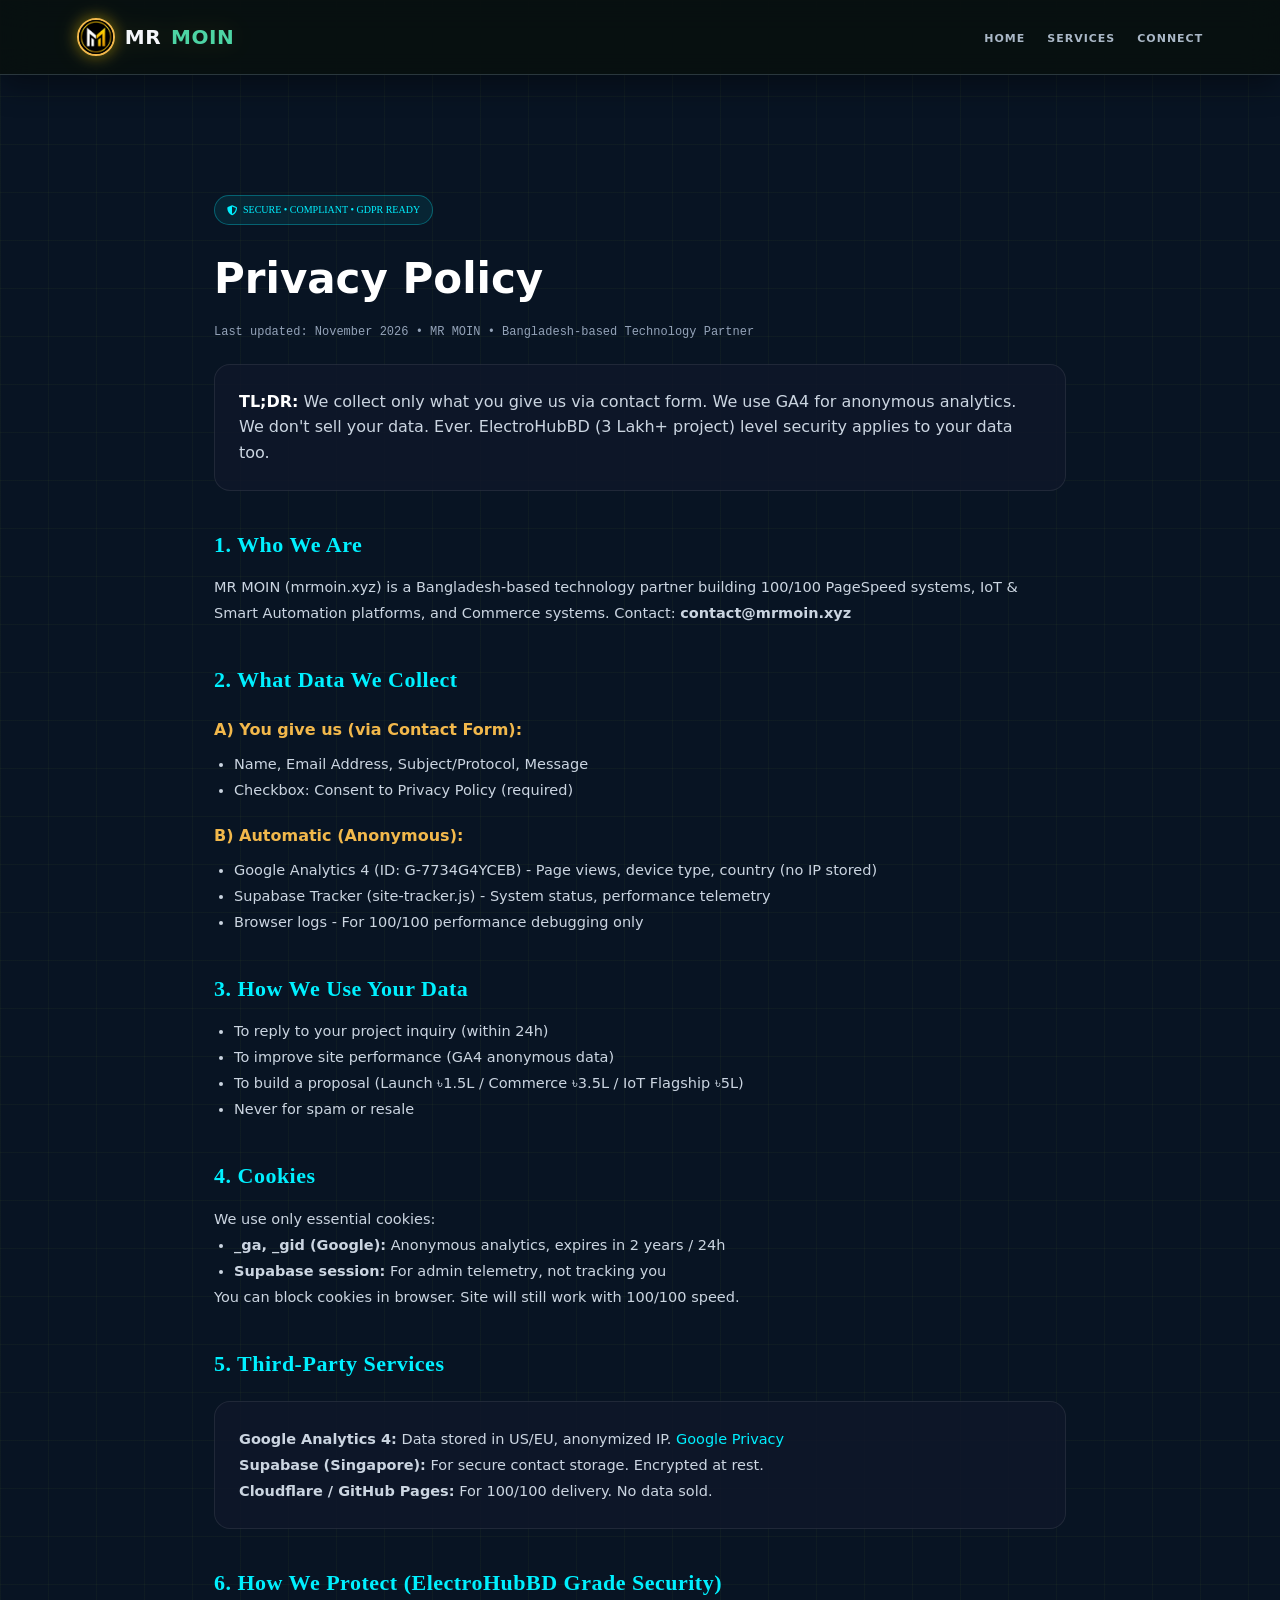
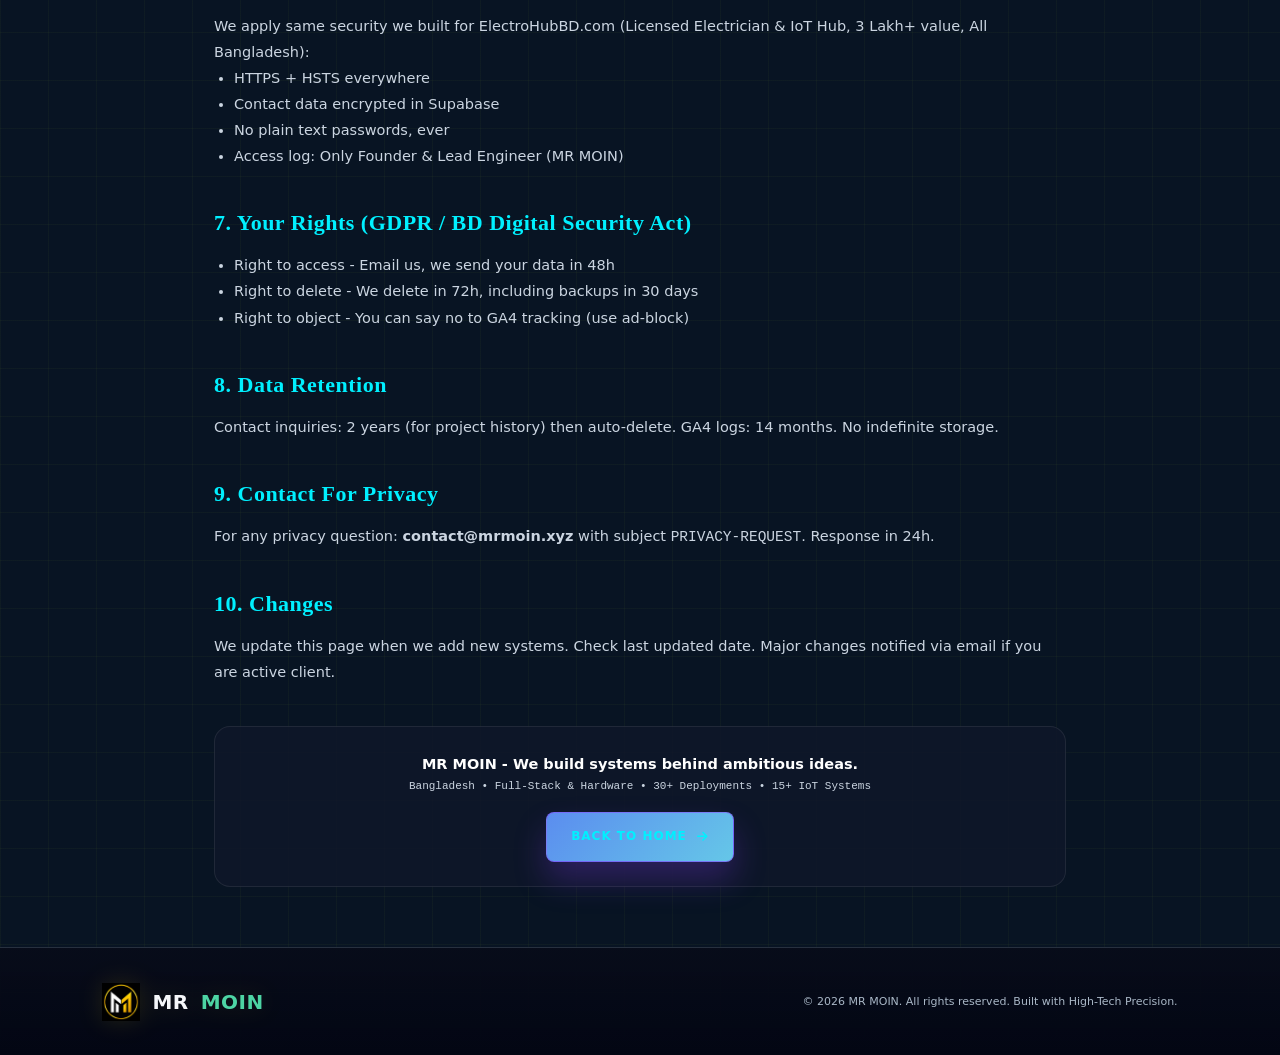
<file: privacy.html>
<!DOCTYPE html>
<html lang="en">
<head>
  <meta charset="UTF-8">
  <meta name="viewport" content="width=device-width, initial-scale=1.0">
  <meta name="description" content="Privacy Policy of MR MOIN - How we collect, use and protect your data. GA4, contact form, Supabase tracker compliance.">
  <title>Privacy Policy | MR MOIN - Bangladesh Technology Partner</title>
  <link rel="stylesheet" href="style.css">
  <link rel="stylesheet" href="https://cdnjs.cloudflare.com/ajax/libs/font-awesome/6.5.2/css/all.min.css">
  <style>
    .legal-page{max-width:900px; margin:120px auto 60px; padding:0 24px; color:#cbd5e1;}
    .legal-page h1{font-size:42px; color:#fff; margin-bottom:10px;}
    .legal-page h2{font-size:22px; color:#00f0ff; margin:36px 0 12px; font-family:'IBM Plex Mono'; letter-spacing:0.5px;}
    .legal-page h3{font-size:16px; color:#f2b84b; margin:20px 0 8px;}
    .legal-badge{display:inline-flex; gap:6px; align-items:center; border:1px solid rgba(0,240,255,0.3); background:rgba(0,240,255,0.08); color:#00f0ff; padding:6px 12px; border-radius:20px; font-size:10px; font-family:'IBM Plex Mono'; margin-bottom:20px;}
    .legal-card{background:rgba(15,23,42,0.8); border:1px solid rgba(255,255,255,0.08); border-radius:16px; padding:24px; margin:20px 0;}
    .legal-page p, .legal-page li{line-height:1.8; font-size:14.5px;}
    .legal-page ul{padding-left:20px;}
    .legal-page a{color:#00f0ff;}
    .mono{font-family:'IBM Plex Mono', monospace;}
  </style>
</head>
<body>
  <nav class="navbar">
    <div class="logo">
      <a href="index.html" style="text-decoration:none; color:inherit; display:flex; align-items:center; gap:10px;">
      <img src="img/x2.webp" alt="MR MOIN Logo" class="nav-logo-img" width="38" height="38"> MR <span>MOIN</span>
      </a>
    </div>
    <ul class="nav-links" id="main-nav">
      <li><a href="index.html#home">HOME</a></li>
      <li><a href="services.html">SERVICES</a></li>
      <li><a href="index.html#contact">CONNECT</a></li>
    </ul>
  </nav>

  <div class="legal-page">
    <span class="legal-badge"><i class="fa-solid fa-shield-halved"></i> SECURE • COMPLIANT • GDPR READY</span>
    <h1>Privacy Policy</h1>
    <p class="mono" style="color:#94a3b8; font-size:12px;">Last updated: November 2026 • MR MOIN • Bangladesh-based Technology Partner</p>

    <div class="legal-card">
      <strong style="color:#fff;">TL;DR:</strong> We collect only what you give us via contact form. We use GA4 for anonymous analytics. We don't sell your data. Ever. ElectroHubBD (3 Lakh+ project) level security applies to your data too.
    </div>

    <h2>1. Who We Are</h2>
    <p>MR MOIN (mrmoin.xyz) is a Bangladesh-based technology partner building 100/100 PageSpeed systems, IoT & Smart Automation platforms, and Commerce systems. Contact: <strong>contact@mrmoin.xyz</strong></p>

    <h2>2. What Data We Collect</h2>
    <h3>A) You give us (via Contact Form):</h3>
    <ul>
      <li>Name, Email Address, Subject/Protocol, Message</li>
      <li>Checkbox: Consent to Privacy Policy (required)</li>
    </ul>
    <h3>B) Automatic (Anonymous):</h3>
    <ul>
      <li>Google Analytics 4 (ID: G-7734G4YCEB) - Page views, device type, country (no IP stored)</li>
      <li>Supabase Tracker (site-tracker.js) - System status, performance telemetry</li>
      <li>Browser logs - For 100/100 performance debugging only</li>
    </ul>

    <h2>3. How We Use Your Data</h2>
    <ul>
      <li>To reply to your project inquiry (within 24h)</li>
      <li>To improve site performance (GA4 anonymous data)</li>
      <li>To build a proposal (Launch ৳1.5L / Commerce ৳3.5L / IoT Flagship ৳5L)</li>
      <li>Never for spam or resale</li>
    </ul>

    <h2>4. Cookies</h2>
    <p>We use only essential cookies:</p>
    <ul>
      <li><strong>_ga, _gid (Google):</strong> Anonymous analytics, expires in 2 years / 24h</li>
      <li><strong>Supabase session:</strong> For admin telemetry, not tracking you</li>
    </ul>
    <p>You can block cookies in browser. Site will still work with 100/100 speed.</p>

    <h2>5. Third-Party Services</h2>
    <div class="legal-card">
      <p><strong>Google Analytics 4:</strong> Data stored in US/EU, anonymized IP. <a href="https://policies.google.com/privacy" target="_blank">Google Privacy</a></p>
      <p><strong>Supabase (Singapore):</strong> For secure contact storage. Encrypted at rest.</p>
      <p><strong>Cloudflare / GitHub Pages:</strong> For 100/100 delivery. No data sold.</p>
    </div>

    <h2>6. How We Protect (ElectroHubBD Grade Security)</h2>
    <p>We apply same security we built for ElectroHubBD.com (Licensed Electrician & IoT Hub, 3 Lakh+ value, All Bangladesh):</p>
    <ul>
      <li>HTTPS + HSTS everywhere</li>
      <li>Contact data encrypted in Supabase</li>
      <li>No plain text passwords, ever</li>
      <li>Access log: Only Founder & Lead Engineer (MR MOIN)</li>
    </ul>

    <h2>7. Your Rights (GDPR / BD Digital Security Act)</h2>
    <ul>
      <li>Right to access - Email us, we send your data in 48h</li>
      <li>Right to delete - We delete in 72h, including backups in 30 days</li>
      <li>Right to object - You can say no to GA4 tracking (use ad-block)</li>
    </ul>

    <h2>8. Data Retention</h2>
    <p>Contact inquiries: 2 years (for project history) then auto-delete. GA4 logs: 14 months. No indefinite storage.</p>

    <h2>9. Contact For Privacy</h2>
    <p>For any privacy question: <strong>contact@mrmoin.xyz</strong> with subject <span class="mono">PRIVACY-REQUEST</span>. Response in 24h.</p>

    <h2>10. Changes</h2>
    <p>We update this page when we add new systems. Check last updated date. Major changes notified via email if you are active client.</p>

    <div class="legal-card" style="margin-top:40px; text-align:center;">
      <p style="color:#fff; font-weight:600;">MR MOIN - We build systems behind ambitious ideas.</p>
      <p class="mono" style="font-size:11px;">Bangladesh • Full-Stack & Hardware • 30+ Deployments • 15+ IoT Systems</p>
      <a href="index.html" class="btn primary-btn" style="margin-top:16px; display:inline-flex;">BACK TO HOME <i class="fa-solid fa-arrow-right"></i></a>
    </div>
  </div>

  <footer>
    <div class="logo"><img src="img/x2.webp" alt="MR MOIN Logo" width="38" height="38"> MR <span>MOIN</span></div>
    <p>© 2026 MR MOIN. All rights reserved. Built with High-Tech Precision.</p>
  </footer>
</body>
</html>
</file>
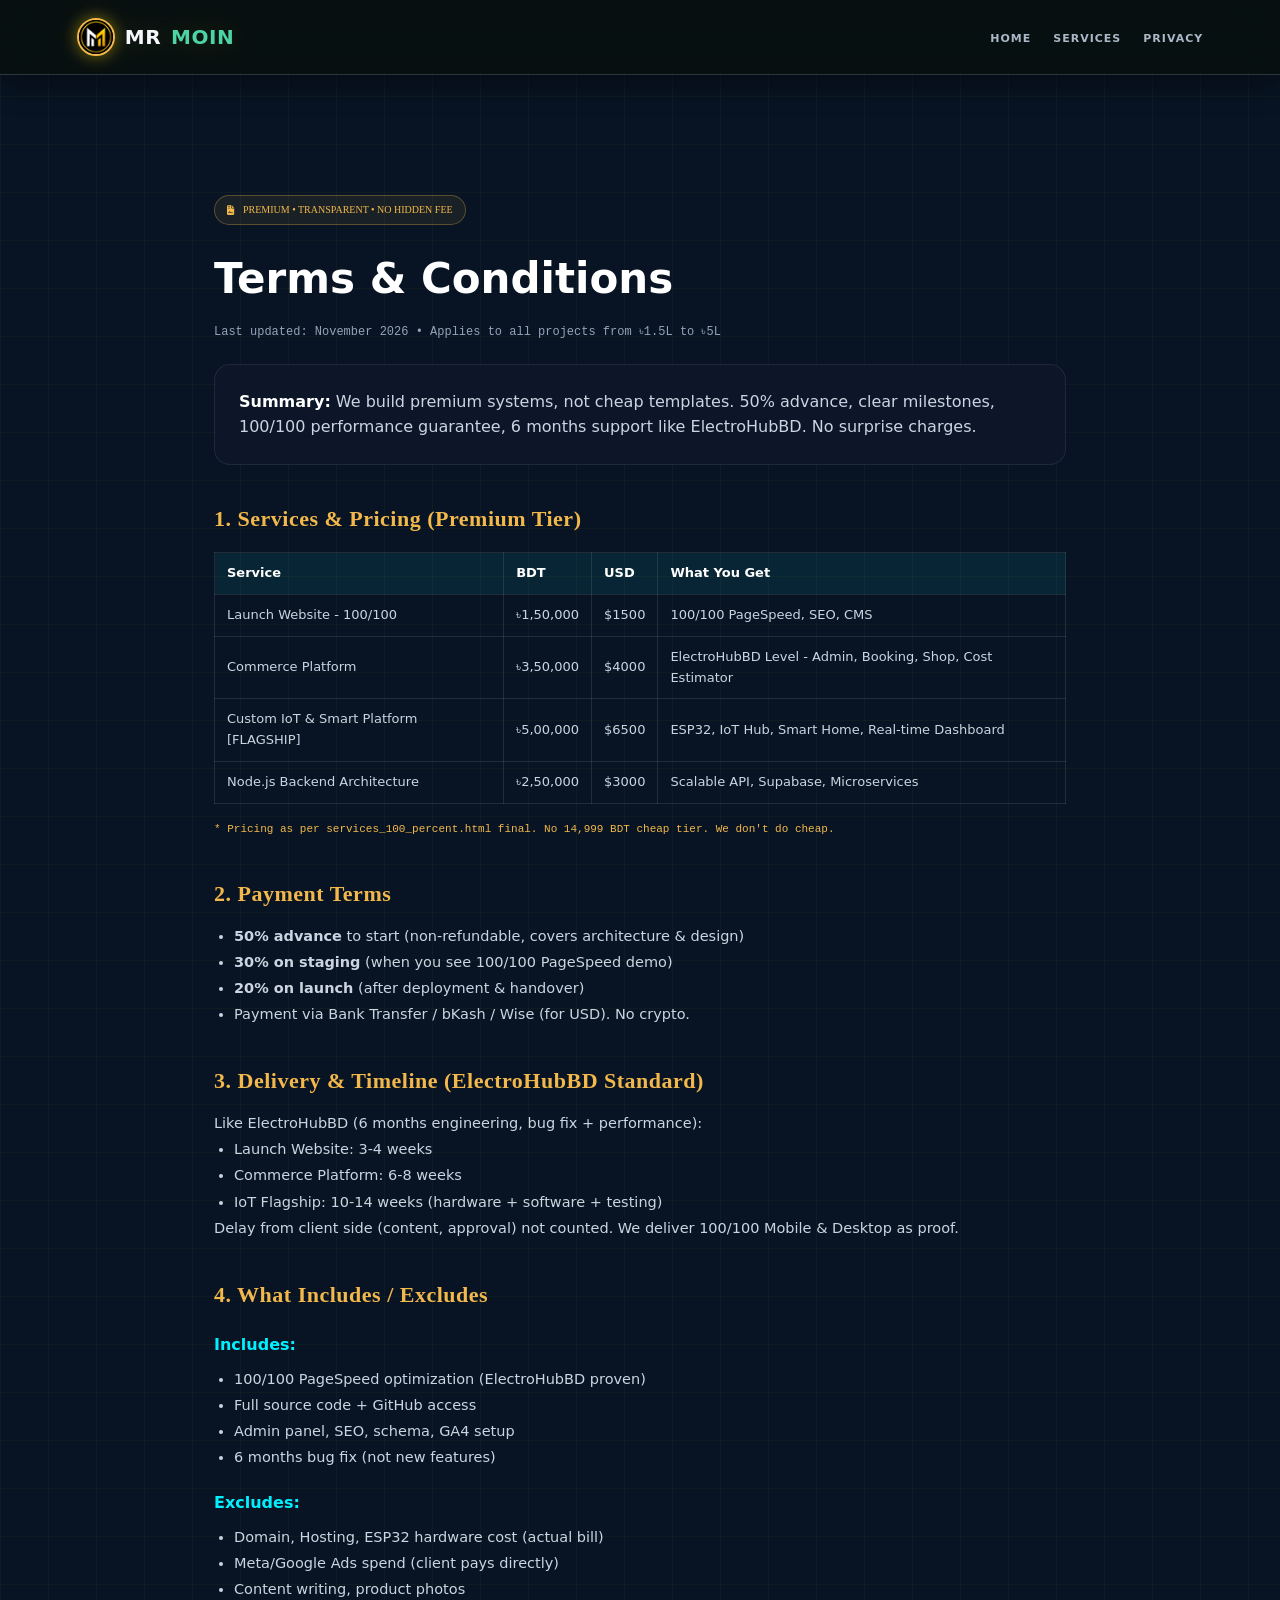
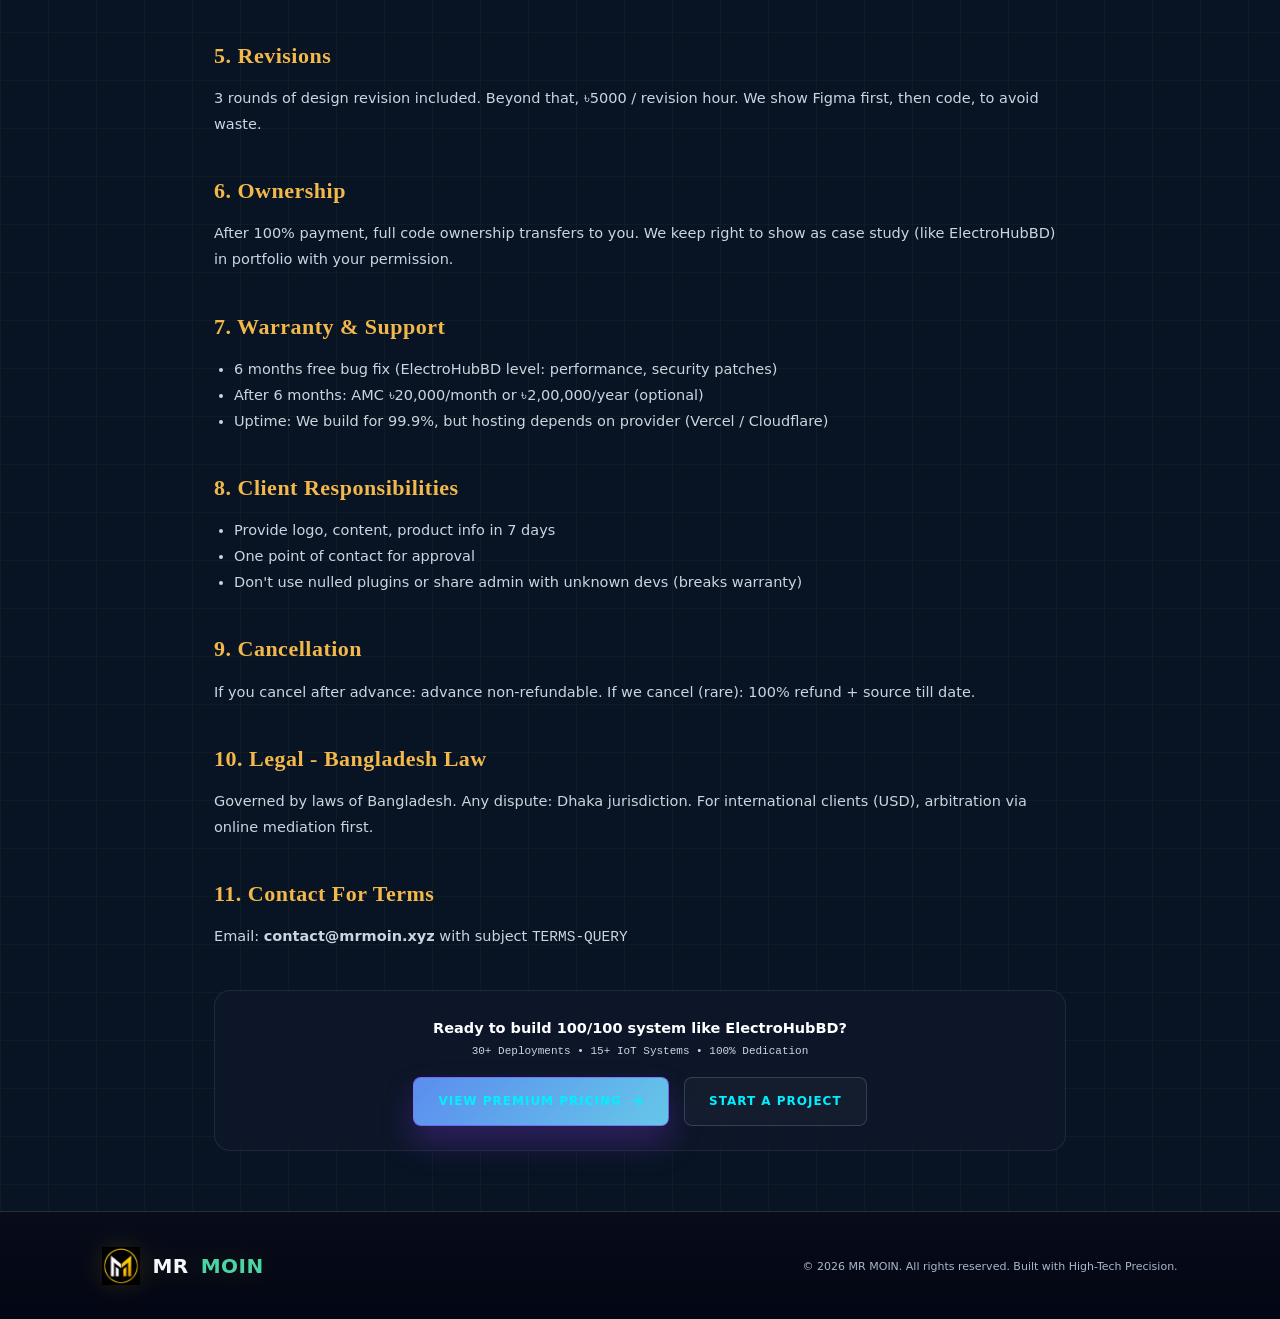
<file: terms.html>
<!DOCTYPE html>
<html lang="en">
<head>
  <meta charset="UTF-8">
  <meta name="viewport" content="width=device-width, initial-scale=1.0">
  <meta name="description" content="Terms & Conditions of MR MOIN - Service terms, pricing, payment, delivery for premium systems.">
  <title>Terms & Conditions | MR MOIN - Premium Systems</title>
  <link rel="stylesheet" href="style.css">
  <link rel="stylesheet" href="https://cdnjs.cloudflare.com/ajax/libs/font-awesome/6.5.2/css/all.min.css">
  <style>
    .legal-page{max-width:900px; margin:120px auto 60px; padding:0 24px; color:#cbd5e1;}
    .legal-page h1{font-size:42px; color:#fff; margin-bottom:10px;}
    .legal-page h2{font-size:22px; color:#f2b84b; margin:36px 0 12px; font-family:'IBM Plex Mono'; letter-spacing:0.5px;}
    .legal-page h3{font-size:16px; color:#00f0ff; margin:20px 0 8px;}
    .legal-badge{display:inline-flex; gap:6px; align-items:center; border:1px solid rgba(242,184,75,0.3); background:rgba(242,184,75,0.08); color:#f2b84b; padding:6px 12px; border-radius:20px; font-size:10px; font-family:'IBM Plex Mono'; margin-bottom:20px;}
    .legal-card{background:rgba(15,23,42,0.8); border:1px solid rgba(255,255,255,0.08); border-radius:16px; padding:24px; margin:20px 0;}
    .legal-page p, .legal-page li{line-height:1.8; font-size:14.5px;}
    .legal-page ul{padding-left:20px;}
    .legal-page a{color:#00f0ff;}
    .mono{font-family:'IBM Plex Mono', monospace;}
    table{width:100%; border-collapse:collapse; margin:16px 0;}
    th,td{border:1px solid rgba(255,255,255,0.1); padding:10px 12px; text-align:left; font-size:13px;}
    th{background:rgba(0,240,255,0.08); color:#fff;}
  </style>
</head>
<body>
  <nav class="navbar">
    <div class="logo">
      <a href="index.html" style="text-decoration:none; color:inherit; display:flex; align-items:center; gap:10px;">
      <img src="img/x2.webp" alt="MR MOIN Logo" class="nav-logo-img" width="38" height="38"> MR <span>MOIN</span>
      </a>
    </div>
    <ul class="nav-links">
      <li><a href="index.html#home">HOME</a></li>
      <li><a href="services.html">SERVICES</a></li>
      <li><a href="privacy.html">PRIVACY</a></li>
    </ul>
  </nav>

  <div class="legal-page">
    <span class="legal-badge"><i class="fa-solid fa-file-contract"></i> PREMIUM • TRANSPARENT • NO HIDDEN FEE</span>
    <h1>Terms & Conditions</h1>
    <p class="mono" style="color:#94a3b8; font-size:12px;">Last updated: November 2026 • Applies to all projects from ৳1.5L to ৳5L</p>

    <div class="legal-card">
      <strong style="color:#fff;">Summary:</strong> We build premium systems, not cheap templates. 50% advance, clear milestones, 100/100 performance guarantee, 6 months support like ElectroHubBD. No surprise charges.
    </div>

    <h2>1. Services & Pricing (Premium Tier)</h2>
    <table>
      <tr><th>Service</th><th>BDT</th><th>USD</th><th>What You Get</th></tr>
      <tr><td>Launch Website - 100/100</td><td>৳1,50,000</td><td>$1500</td><td>100/100 PageSpeed, SEO, CMS</td></tr>
      <tr><td>Commerce Platform</td><td>৳3,50,000</td><td>$4000</td><td>ElectroHubBD Level - Admin, Booking, Shop, Cost Estimator</td></tr>
      <tr><td>Custom IoT & Smart Platform [FLAGSHIP]</td><td>৳5,00,000</td><td>$6500</td><td>ESP32, IoT Hub, Smart Home, Real-time Dashboard</td></tr>
      <tr><td>Node.js Backend Architecture</td><td>৳2,50,000</td><td>$3000</td><td>Scalable API, Supabase, Microservices</td></tr>
    </table>
    <p class="mono" style="font-size:11px; color:#f2b84b;">* Pricing as per services_100_percent.html final. No 14,999 BDT cheap tier. We don't do cheap.</p>

    <h2>2. Payment Terms</h2>
    <ul>
      <li><strong>50% advance</strong> to start (non-refundable, covers architecture & design)</li>
      <li><strong>30% on staging</strong> (when you see 100/100 PageSpeed demo)</li>
      <li><strong>20% on launch</strong> (after deployment & handover)</li>
      <li>Payment via Bank Transfer / bKash / Wise (for USD). No crypto.</li>
    </ul>

    <h2>3. Delivery & Timeline (ElectroHubBD Standard)</h2>
    <p>Like ElectroHubBD (6 months engineering, bug fix + performance):</p>
    <ul>
      <li>Launch Website: 3-4 weeks</li>
      <li>Commerce Platform: 6-8 weeks</li>
      <li>IoT Flagship: 10-14 weeks (hardware + software + testing)</li>
    </ul>
    <p>Delay from client side (content, approval) not counted. We deliver 100/100 Mobile & Desktop as proof.</p>

    <h2>4. What Includes / Excludes</h2>
    <h3>Includes:</h3>
    <ul>
      <li>100/100 PageSpeed optimization (ElectroHubBD proven)</li>
      <li>Full source code + GitHub access</li>
      <li>Admin panel, SEO, schema, GA4 setup</li>
      <li>6 months bug fix (not new features)</li>
    </ul>
    <h3>Excludes:</h3>
    <ul>
      <li>Domain, Hosting, ESP32 hardware cost (actual bill)</li>
      <li>Meta/Google Ads spend (client pays directly)</li>
      <li>Content writing, product photos</li>
    </ul>

    <h2>5. Revisions</h2>
    <p>3 rounds of design revision included. Beyond that, ৳5000 / revision hour. We show Figma first, then code, to avoid waste.</p>

    <h2>6. Ownership</h2>
    <p>After 100% payment, full code ownership transfers to you. We keep right to show as case study (like ElectroHubBD) in portfolio with your permission.</p>

    <h2>7. Warranty & Support</h2>
    <ul>
      <li>6 months free bug fix (ElectroHubBD level: performance, security patches)</li>
      <li>After 6 months: AMC ৳20,000/month or ৳2,00,000/year (optional)</li>
      <li>Uptime: We build for 99.9%, but hosting depends on provider (Vercel / Cloudflare)</li>
    </ul>

    <h2>8. Client Responsibilities</h2>
    <ul>
      <li>Provide logo, content, product info in 7 days</li>
      <li>One point of contact for approval</li>
      <li>Don't use nulled plugins or share admin with unknown devs (breaks warranty)</li>
    </ul>

    <h2>9. Cancellation</h2>
    <p>If you cancel after advance: advance non-refundable. If we cancel (rare): 100% refund + source till date.</p>

    <h2>10. Legal - Bangladesh Law</h2>
    <p>Governed by laws of Bangladesh. Any dispute: Dhaka jurisdiction. For international clients (USD), arbitration via online mediation first.</p>

    <h2>11. Contact For Terms</h2>
    <p>Email: <strong>contact@mrmoin.xyz</strong> with subject <span class="mono">TERMS-QUERY</span></p>

    <div class="legal-card" style="margin-top:40px; text-align:center;">
      <p style="color:#fff; font-weight:600;">Ready to build 100/100 system like ElectroHubBD?</p>
      <p class="mono" style="font-size:11px;">30+ Deployments • 15+ IoT Systems • 100% Dedication</p>
      <a href="services.html" class="btn primary-btn" style="margin-top:16px; display:inline-flex;">VIEW PREMIUM PRICING <i class="fa-solid fa-arrow-right"></i></a>
      <a href="index.html#contact" class="btn outline-btn" style="margin-top:16px; margin-left:10px; display:inline-flex;">START A PROJECT</a>
    </div>
  </div>

  <footer>
    <div class="logo"><img src="img/x2.webp" alt="MR MOIN Logo" width="38" height="38"> MR <span>MOIN</span></div>
    <p>© 2026 MR MOIN. All rights reserved. Built with High-Tech Precision.</p>
  </footer>
</body>
</html>
</file>
<file: style.css>
/* Icons reserve space until Font Awesome (async) loads -> no layout shift */
:where(.fa-solid, .fa-brands, .fa-regular) { display: inline-block; min-width: 1em; }

:root {
    --bg: #081423;
    --bg2: #10253d;
    --card: rgba(16, 35, 58, 0.86);
    --border: rgba(155, 181, 204, 0.24);
    --white: #f5f7fa;
    --text: #aab8c7;
    --purple: #5b8def;
    --blue: #65c7e8;
    --green: #4dd4a4;
    --gold: #f2b84b;
}

* {
    margin: 0;
    padding: 0;
    box-sizing: border-box;
}

html {
    scroll-behavior: smooth;
    scroll-padding-top: 90px;
}

body {
    font-family: "DM Sans", system-ui, -apple-system, "Segoe UI", Roboto, "Helvetica Neue", Arial, sans-serif;
    background-color: var(--bg);
    background-image: linear-gradient(rgba(185, 242, 39, 0.035) 1px, transparent 1px), linear-gradient(90deg, rgba(185, 242, 39, 0.035) 1px, transparent 1px);
    background-size: 48px 48px;
    color: var(--white);
    overflow-x: hidden;
    letter-spacing: 0;
    line-height: 1.6;
    -webkit-font-smoothing: antialiased;
    text-rendering: optimizeLegibility;
}

a {
    color: inherit;
    text-decoration: none;
}

img {
    max-width: 100%;
    display: block;
}

button,
input,
textarea {
    font: inherit;
}

::-webkit-scrollbar { width: 8px; }
::-webkit-scrollbar-track { background: var(--bg); }
::-webkit-scrollbar-thumb {
    background: var(--purple);
    border-radius: 20px;
}

.navbar {
    width: 100%;
    min-height: 75px;
    display: flex;
    justify-content: space-between;
    align-items: center;
    padding: 12px 6%;
    position: sticky;
    top: 0;
    left: 0;
    z-index: 1000;
    background: rgba(8, 16, 15, 0.9);
    backdrop-filter: blur(16px);
    -webkit-backdrop-filter: blur(16px);
    border-bottom: 1px solid var(--border);
    box-shadow: 0 10px 30px rgba(0, 0, 0, 0.4);
}

.logo {
    display: flex;
    align-items: center;
    gap: 12px;
    font-size: 20px;
    font-weight: 800;
    letter-spacing: 0.5px;
    filter: drop-shadow(0 0 12px rgba(255, 215, 0, 0.12));
}

.nav-logo-img, .footer-logo-img {
    width: 38px;
    height: 38px;
    border-radius: 50%;
    border: 2px solid var(--gold);
    box-shadow: 0 0 15px rgba(255, 215, 0, 0.4);
    object-fit: cover;
}

.logo span { color: var(--green); }

.nav-links {
    display: flex;
    gap: 22px;
    list-style: none;
    align-items: center;
}

.nav-links a {
    color: var(--text);
    text-decoration: none;
    font-size: 11px;
    font-weight: 600;
    letter-spacing: 1px;
    transition: 0.3s ease;
    position: relative;
}

.nav-links a:hover { color: var(--white); }

.nav-links a:not(.live-nav-btn):not(.electrotech-nav-btn)::after {
    content: "";
    position: absolute;
    left: 0;
    right: 100%;
    bottom: -5px;
    height: 2px;
    background: var(--gold);
    transition: 0.3s ease;
}

.nav-links a:not(.live-nav-btn):not(.electrotech-nav-btn):hover::after {
    right: 0;
}

.live-nav-btn {
    background: rgba(255, 0, 85, 0.15);
    border: 1px solid rgba(255, 0, 85, 0.4);
    padding: 6px 14px;
    border-radius: 20px;
    color: #ff4d79 !important;
}

.electrotech-nav-btn {
    background: rgba(0, 183, 255, 0.12);
    border: 1px solid rgba(0, 183, 255, 0.4);
    padding: 6px 14px;
    border-radius: 20px;
    color: var(--blue) !important;
}

.menu-btn {
    display: none;
    background: transparent;
    border: none;
    color: white;
    font-size: 24px;
    cursor: pointer;
}

.hero {
    min-height: calc(100vh - 75px);
    padding: 60px 8%;
    display: flex;
    align-items: center;
    justify-content: space-between;
    position: relative;
    background: linear-gradient(120deg, rgba(117, 230, 208, 0.06), transparent 40%), radial-gradient(circle at 82% 30%, rgba(185, 242, 39, 0.08), transparent 36%);
    overflow: hidden;
}

.hero-text {
    width: 52%;
    max-width: 620px;
    z-index: 2;
}

.hello {
    color: var(--gold);
    font-size: 12px;
    font-weight: 700;
    letter-spacing: 2px;
    margin-bottom: 12px;
    font-family: 'JetBrains Mono', monospace;
}

.hero h1 {
    font-size: 68px;
    font-weight: 800;
    line-height: 1.1;
    letter-spacing: 0;
    font-family: "Space Grotesk", system-ui, -apple-system, "Segoe UI", Roboto, "Helvetica Neue", Arial, sans-serif;
    margin-bottom: 10px;
}

.hero h1 span {
    background: linear-gradient(90deg, var(--purple), var(--blue));
    -webkit-background-clip: text;
    background-clip: text;
    color: transparent;
}

.hero h2 {
    font-size: 24px;
    font-weight: 600;
    color: #cbd5e1;
    line-height: 1.5;
    margin-bottom: 20px;
}

.hero h2 span { color: var(--blue); }

.typing-text {
    margin-bottom: 35px;
    font-family: 'JetBrains Mono', monospace;
    font-size: 13px;
    color: var(--text);
}

.hero-buttons {
    display: flex;
    flex-wrap: wrap;
    gap: 16px;
}

.btn {
    padding: 14px 24px;
    border-radius: 8px;
    text-decoration: none;
    font-size: 12px;
    font-weight: 700;
    letter-spacing: 1px;
    cursor: pointer;
    transition: all 0.3s cubic-bezier(0.165, 0.84, 0.44, 1);
    display: inline-flex;
    align-items: center;
    justify-content: center;
    gap: 10px;
    border: 1px solid transparent;
}

.primary-btn {
    background: linear-gradient(135deg, var(--purple), var(--blue));
    color: white;
    border-color: rgba(139, 61, 255, 0.5);
    box-shadow: 0 18px 32px rgba(139, 61, 255, 0.25);
}

.primary-btn:hover {
    transform: translateY(-3px);
    box-shadow: 0 0 35px rgba(139, 61, 255, 0.6);
}

.outline-btn {
    color: white;
    background: rgba(255, 255, 255, 0.03);
    border-color: var(--border);
    backdrop-filter: blur(10px);
}

.outline-btn:hover {
    border-color: var(--purple);
    background: rgba(139, 61, 255, 0.1);
    transform: translateY(-3px);
}

.hero-image {
    width: 400px;
    height: 400px;
    position: relative;
    display: flex;
    justify-content: center;
    align-items: center;
}

.circle {
    position: absolute;
    width: 370px;
    height: 370px;
    border-radius: 50%;
    border: 2px dashed rgba(255, 215, 0, 0.6);
    box-shadow: 0 0 40px rgba(255, 215, 0, 0.15);
    animation: rotateCircle 25s linear infinite;
}

@keyframes rotateCircle {
    100% { transform: rotate(360deg); }
}

.hero-image img {
    position: relative;
    width: 310px;
    height: 310px;
    border-radius: 50%;
    z-index: 2;
    object-fit: cover;
    border: 4px solid var(--border);
    box-shadow: 0 20px 40px rgba(0, 0, 0, 0.8);
}

.section {
    padding: 100px 8%;
    scroll-margin-top: 80px;
}

.section-small-title {
    color: var(--gold);
    font-size: 11px;
    font-weight: 700;
    letter-spacing: 2px;
    margin-bottom: 10px;
    font-family: 'JetBrains Mono', monospace;
    text-transform: uppercase;
}

.section-title {
    font-size: 36px;
    font-weight: 800;
    letter-spacing: -0.5px;
    margin-bottom: 50px;
}

.founder-about {
    display: grid;
    grid-template-columns: 0.9fr 1.2fr;
    gap: 70px;
    align-items: center;
    background: linear-gradient(180deg, transparent, rgba(7, 11, 25, 0.5));
}

.founder-image-box {
    position: relative;
    padding: 15px;
    border-radius: 16px;
    background: var(--card);
    border: 1px solid var(--border);
    backdrop-filter: blur(12px);
    box-shadow: 0 20px 50px rgba(0, 0, 0, 0.5);
}

.founder-image-box img {
    width: 100%;
    aspect-ratio: 4 / 5;
    object-fit: cover;
    border-radius: 10px;
}

.vertical-text {
    position: absolute;
    left: -35px;
    top: 50%;
    transform: rotate(-90deg);
    color: var(--blue);
    font-size: 10px;
    font-weight: 700;
    letter-spacing: 3px;
    font-family: 'JetBrains Mono', monospace;
}

.founder-badge {
    position: absolute;
    left: 25px;
    bottom: 25px;
    display: inline-flex;
    align-items: center;
    gap: 8px;
    padding: 8px 14px;
    border-radius: 99px;
    background: rgba(3, 6, 19, 0.9);
    border: 1px solid rgba(255, 215, 0, 0.4);
    font-size: 10px;
    font-weight: 700;
    letter-spacing: 1px;
}

.badge-dot {
    width: 6px;
    height: 6px;
    border-radius: 50%;
    background: var(--gold);
    box-shadow: 0 0 10px var(--gold);
}

.founder-content h2 {
    font-size: 42px;
    font-weight: 800;
    margin-bottom: 10px;
}

.founder-content h2 span { color: var(--purple); }

.founder-role {
    color: var(--gold);
    font-size: 12px;
    font-weight: 700;
    letter-spacing: 1.5px;
    margin-bottom: 20px;
    font-family: 'JetBrains Mono', monospace;
}

.founder-description {
    color: var(--text);
    font-size: 14px;
    line-height: 1.9;
    margin-bottom: 25px;
}

.founder-highlights {
    display: grid;
    grid-template-columns: repeat(2, 1fr);
    gap: 15px;
    margin-bottom: 25px;
}

.highlight-card {
    display: flex;
    align-items: center;
    gap: 14px;
    padding: 16px;
    background: var(--card);
    border: 1px solid var(--border);
    border-radius: 12px;
    transition: 0.3s ease;
}

.highlight-card:hover {
    border-color: var(--purple);
    transform: translateY(-3px);
}

.highlight-card i {
    font-size: 18px;
    color: var(--gold);
    background: rgba(255, 215, 0, 0.08);
    padding: 10px;
    border-radius: 8px;
    border: 1px solid rgba(255, 215, 0, 0.2);
}

.highlight-card strong {
    font-size: 10px;
    letter-spacing: 1px;
    display: block;
    margin-bottom: 2px;
}

.highlight-card span {
    font-size: 10px;
    color: var(--text);
}

.founder-info {
    display: flex;
    gap: 25px;
    margin-bottom: 30px;
    font-size: 12px;
    color: var(--text);
}

.founder-info i { color: var(--blue); margin-right: 6px; }

.founder-actions {
    display: flex;
    gap: 15px;
}

.skills-grid {
    display: grid;
    grid-template-columns: repeat(5, 1fr);
    gap: 20px;
}

.skill-card {
    background: var(--card);
    border: 1px solid var(--border);
    border-radius: 14px;
    padding: 30px 20px;
    text-align: center;
    backdrop-filter: blur(10px);
    transition: 0.3s cubic-bezier(0.165, 0.84, 0.44, 1);
}

.skill-card:hover {
    transform: translateY(-8px);
    border-color: var(--purple);
    box-shadow: 0 10px 30px rgba(139, 61, 255, 0.25);
}

.skill-card i {
    font-size: 40px;
    margin-bottom: 15px;
}

.html-icon { color: #ff6b35; }
.js-icon { color: #ffd600; }
.electrotech-icon { color: var(--blue); }
.react-icon { color: #00c8ff; }
.terminal-icon { color: var(--green); }

.skill-card h3 { font-size: 14px; font-weight: 700; margin-bottom: 8px; }
.skill-card p { font-size: 11px; color: var(--text); line-height: 1.5; }

.projects-grid {
    display: grid;
    grid-template-columns: repeat(3, 1fr);
    gap: 25px;
}

.project-card {
    background: var(--card);
    border: 1px solid var(--border);
    border-radius: 14px;
    overflow: hidden;
    backdrop-filter: blur(10px);
    transition: 0.3s cubic-bezier(0.165, 0.84, 0.44, 1);
}

.project-card:hover {
    transform: translateY(-8px);
    border-color: var(--purple);
    box-shadow: 0 15px 35px rgba(139, 61, 255, 0.3);
}

.project-img-wrapper {
    overflow: hidden;
    aspect-ratio: 16 / 10;
}

.project-card img {
    width: 100%;
    height: 100%;
    object-fit: cover;
    transition: transform 0.5s ease;
}

.project-card:hover img {
    transform: scale(1.05);
}

.project-content { padding: 22px; }
.project-content h3 { font-size: 16px; font-weight: 700; }
.project-content p { font-size: 12px; color: var(--text); margin-top: 8px; line-height: 1.6; }

.project-icons {
    display: flex;
    gap: 15px;
    margin-top: 20px;
    padding-top: 15px;
    border-top: 1px solid var(--border);
}

.project-icons a {
    color: var(--white);
    text-decoration: none;
    font-size: 11px;
    font-weight: 600;
    display: inline-flex;
    align-items: center;
    gap: 6px;
    transition: 0.3s;
}

.project-icons a:hover { color: var(--purple); }

.terminal {
    background: #010309;
    border: 1px solid var(--border);
    border-radius: 12px;
    overflow: hidden;
    box-shadow: 0 20px 40px rgba(0, 0, 0, 0.6);
    margin-bottom: 25px;
}

.terminal-header {
    height: 42px;
    background: #070b19;
    display: flex;
    align-items: center;
    gap: 8px;
    padding-left: 20px;
    border-bottom: 1px solid var(--border);
}

.terminal-header span {
    width: 10px;
    height: 10px;
    border-radius: 50%;
}
.terminal-header span:nth-child(1) { background: #ff5f56; }
.terminal-header span:nth-child(2) { background: #ffbd2e; }
.terminal-header span:nth-child(3) { background: #27c93f; }

.terminal-title {
    margin-left: 10px;
    font-family: 'JetBrains Mono', monospace;
    font-size: 11px;
    color: var(--text);
}

.terminal-body {
    padding: 25px;
    font-family: 'JetBrains Mono', monospace;
    font-size: 13px;
    line-height: 1.8;
    color: #e2e8f0;
}

.green { color: var(--green); font-weight: bold; }

.stats {
    display: grid;
    grid-template-columns: repeat(4, 1fr);
    gap: 20px;
}

.stat-box {
    background: var(--card);
    border: 1px solid var(--border);
    border-radius: 12px;
    padding: 24px;
    text-align: center;
    backdrop-filter: blur(10px);
    transition: 0.3s;
}

.stat-box:hover {
    border-color: var(--purple);
    transform: translateY(-4px);
}

.stat-box i { color: var(--purple); font-size: 22px; margin-bottom: 10px; }
.stat-box h3 { font-size: 26px; font-weight: 800; margin-bottom: 5px; }
.stat-box p { color: var(--text); font-size: 11px; font-weight: 500; }

.contact-section {
    display: grid;
    grid-template-columns: 1fr 1.1fr;
    gap: 70px;
    align-items: center;
    background: radial-gradient(circle at 20% 50%, rgba(139, 61, 255, 0.08), transparent 40%);
}

.contact-left {
    max-width: 560px;
}

.contact-left h2 { font-size: 38px; font-weight: 800; margin-bottom: 15px; line-height: 1.2; }
.contact-subtext { color: var(--text); font-size: 13px; line-height: 1.8; margin-bottom: 25px; }
.contact-info p { color: var(--text); margin: 12px 0; font-size: 13px; display: flex; align-items: center; gap: 10px; }
.contact-info i { color: var(--purple); width: 20px; }

.contact-form {
    display: flex;
    flex-direction: column;
    gap: 15px;
    background: var(--card);
    border: 1px solid var(--border);
    padding: 35px;
    border-radius: 16px;
    backdrop-filter: blur(12px);
}

.contact-form input,
.contact-form textarea {
    width: 100%;
    background: rgba(3, 6, 19, 0.8);
    border: 1px solid var(--border);
    padding: 14px 16px;
    border-radius: 8px;
    color: white;
    outline: none;
    font-family: inherit;
    font-size: 12px;
    transition: border-color 0.3s ease, box-shadow 0.3s ease, transform 0.2s ease;
}

.contact-form textarea { height: 130px; resize: none; }

.contact-form input:focus,
.contact-form textarea:focus,
.contact-form input:focus-visible,
.contact-form textarea:focus-visible {
    border-color: var(--purple);
    box-shadow: 0 0 15px rgba(139, 61, 255, 0.2);
    transform: translateY(-1px);
}

.contact-form .primary-btn {
    align-self: flex-start;
    margin-top: 5px;
    min-width: 210px;
}

footer {
    padding: 35px 8%;
    border-top: 1px solid var(--border);
    display: flex;
    align-items: center;
    justify-content: space-between;
    background: linear-gradient(180deg, rgba(7, 11, 25, 0.9), rgba(3, 6, 19, 1));
    gap: 18px;
}

footer p { color: var(--text); font-size: 11px; }

.social-icons { display: flex; gap: 12px; }

.social-icons a {
    color: var(--text);
    font-size: 16px;
    width: 38px;
    height: 38px;
    border-radius: 50%;
    background: var(--card);
    border: 1px solid var(--border);
    display: flex;
    align-items: center;
    justify-content: center;
    transition: 0.3s ease;
    text-decoration: none;
}

.social-icons a:hover {
    color: var(--gold);
    border-color: var(--gold);
    transform: translateY(-3px);
    box-shadow: 0 0 15px rgba(255, 215, 0, 0.3);
}

@media (max-width: 1024px) {
    .skills-grid { grid-template-columns: repeat(3, 1fr); }
    .projects-grid { grid-template-columns: repeat(2, 1fr); }
    .hero h1 { font-size: 54px; }
}

@media (max-width: 768px) {
    .navbar { padding: 10px 5%; min-height: 68px; }
    .menu-btn { display: block; }
    .contact-left { max-width: 100%; }

    .nav-links {
        position: absolute;
        top: 100%;
        left: 0;
        width: 100%;
        flex-direction: column;
        gap: 15px;
        align-items: stretch;
        background: rgba(3, 6, 19, 0.98);
        padding: 25px 6%;
        display: none;
        border-bottom: 1px solid var(--border);
        box-shadow: 0 20px 40px rgba(0,0,0,0.5);
    }

    .nav-links.active { display: flex; }
    .nav-links a::after { display: none !important; }

    .hero {
        flex-direction: column-reverse;
        text-align: center;
        padding: 50px 6%;
    }

    .hero-text { width: 100%; }
    .hero-buttons {
        justify-content: center;
        flex-direction: column;
        align-items: stretch;
    }
    .hero-buttons .btn { width: 100%; }
    .hero h1 { font-size: 42px; }
    .hero-image { width: 320px; height: 320px; margin-bottom: 30px; }
    .circle { width: 290px; height: 290px; }
    .hero-image img { width: 230px; height: 230px; }

    .founder-about { grid-template-columns: 1fr; gap: 40px; }
    .founder-content { text-align: left; }

    .skills-grid { grid-template-columns: repeat(2, 1fr); }
    .projects-grid { grid-template-columns: 1fr; }
    .stats { grid-template-columns: repeat(2, 1fr); }
    .contact-section { grid-template-columns: 1fr; gap: 40px; }

    footer {
        flex-direction: column;
        gap: 20px;
        text-align: center;
    }
}

@media (max-width: 480px) {
    .skills-grid { grid-template-columns: 1fr; }
    .stats { grid-template-columns: 1fr; }
    .hero h1 { font-size: 36px; }
    .hero h2 { font-size: 18px; }
}
</file>
